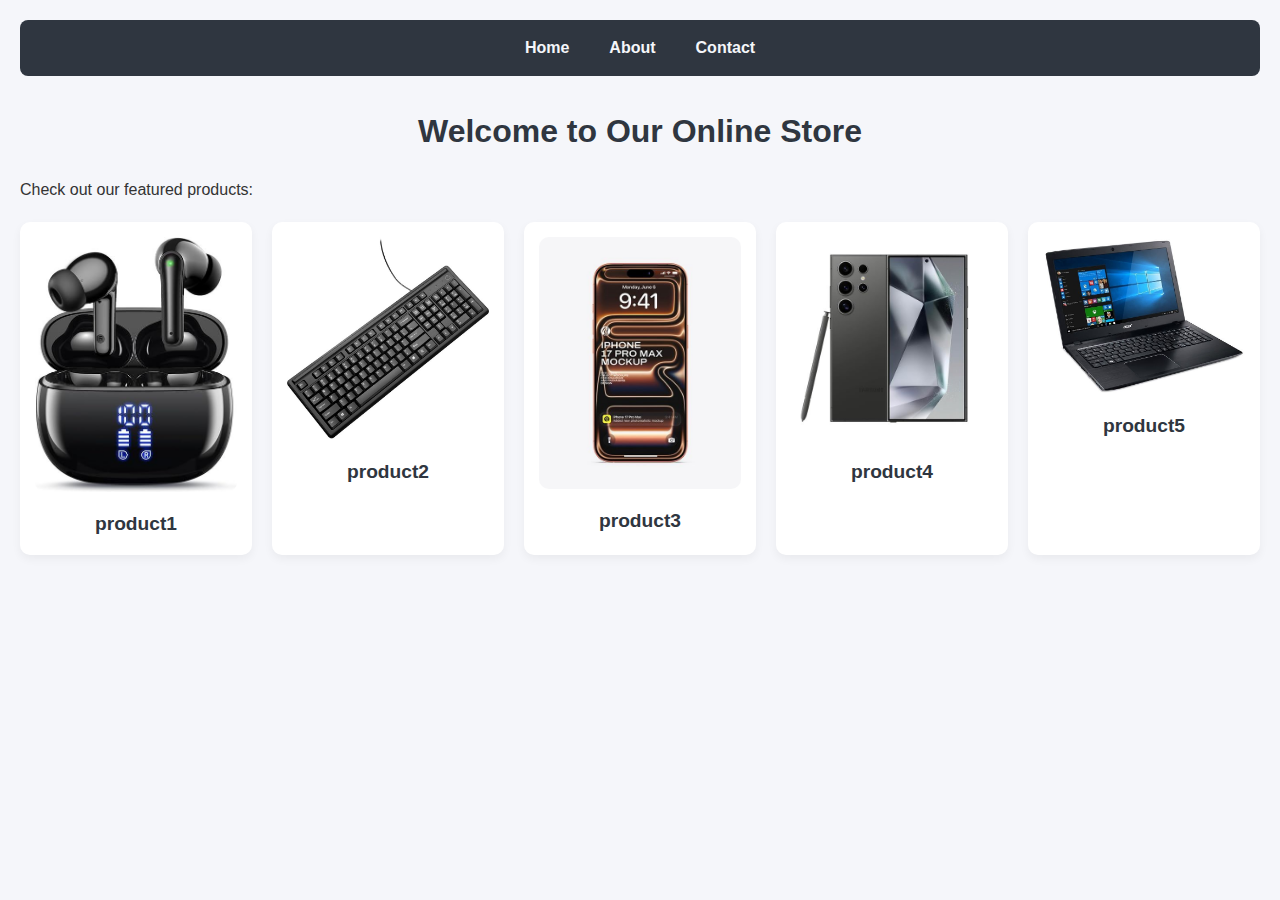
<file: index.html>
<!DOCTYPE html>
<html>
    <head>
        <link rel="stylesheet" href="style.css">
    </head>

<body>

        <div id="menu">
            <a href="index.html">Home</a>
            <a href="about.html">About</a>
            <a href="contact.html">Contact</a>
        </div>

    <h1>Welcome to Our Online Store</h1>
    <p>Check out our featured products:</p>

    <div class="products">

        <a href="product1.html">
            <img src="images/earbuds.jpg" alt="earbuds">
            <h2>product1</h2>
        </a>

        <a href="product2.html">
            <img src="images/gaming-keyboard.jpg" alt="gaming-keyboard">
            <h2>product2</h2>
        </a>

        <a href="product3.html">
            <img src="images/iphone-17.jpg" alt="iPhone">
            <h2>product3</h2>
        </a>
        <a href="product4.html">
            <img src="images/samsung front.jpg" alt="samsung">
            <h2>product4</h2>
        </a>

        <a href="product5.html">
            <img src="images/laptop-front.jpg" alt="laptop">
            <h2>product5</h2>
        </a>
    </div>

 </body>
</html>
</file>
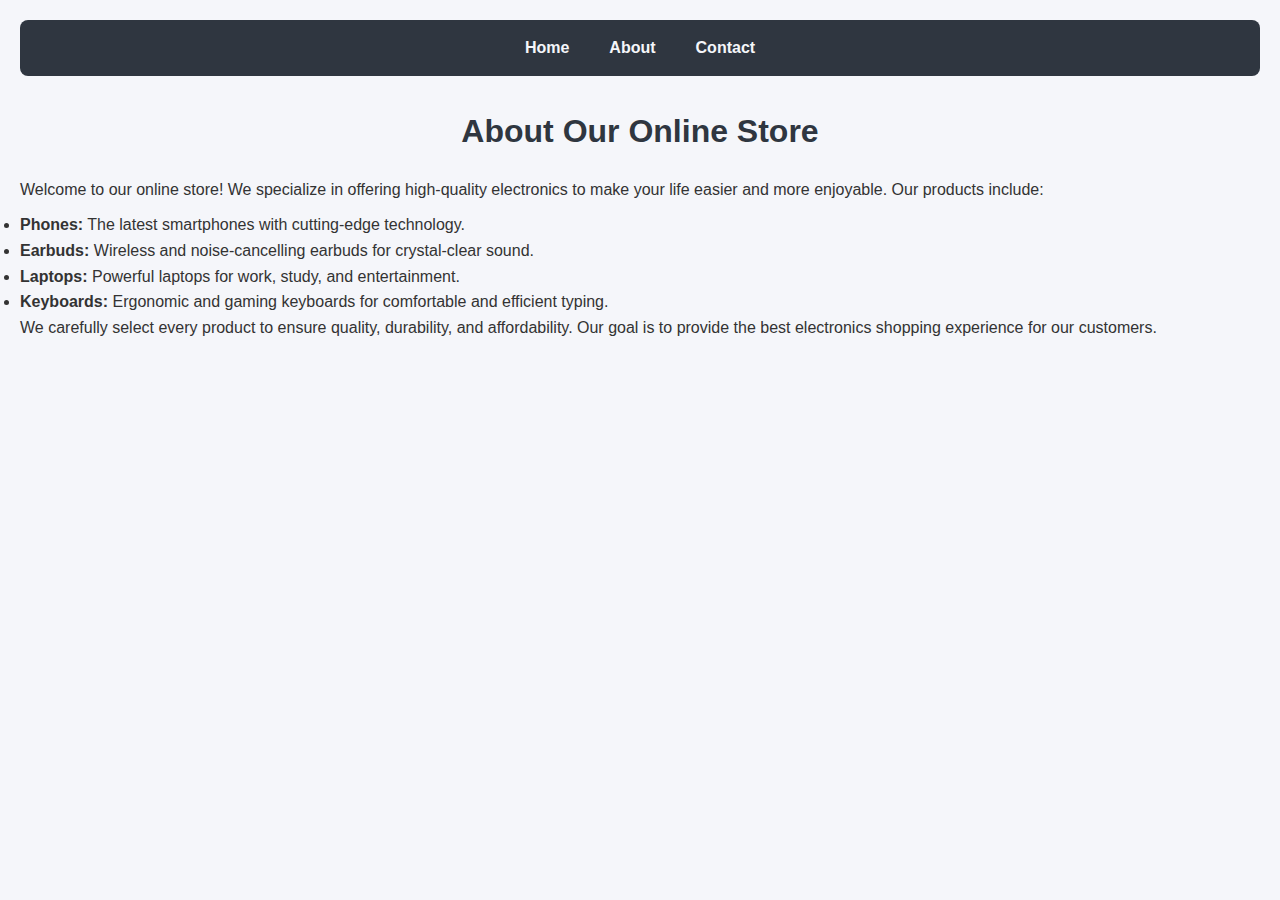
<file: about.html>
<!DOCTYPE html>
<html>
    <head>
        <link rel="stylesheet" href="style.css">
    </head>
    <body>
        <div id="menu">
            <a href="index.html">Home</a>
            <a href="about.html">About</a>
            <a href="contact.html">Contact</a>
        </div>
        <h1>About Our Online Store</h1>
<p>Welcome to our online store! We specialize in offering high-quality electronics to make your life easier and more enjoyable. Our products include:</p>
<ul>
    <li><b>Phones:</b> The latest smartphones with cutting-edge technology.</li>
    <li><b>Earbuds:</b> Wireless and noise-cancelling earbuds for crystal-clear sound.</li>
    <li><b>Laptops:</b> Powerful laptops for work, study, and entertainment.</li>
    <li><b>Keyboards:</b> Ergonomic and gaming keyboards for comfortable and efficient typing.</li>
</ul>
<p>We carefully select every product to ensure quality, durability, and affordability. Our goal is to provide the best electronics shopping experience for our customers.</p>
  </body>
</html>
</file>
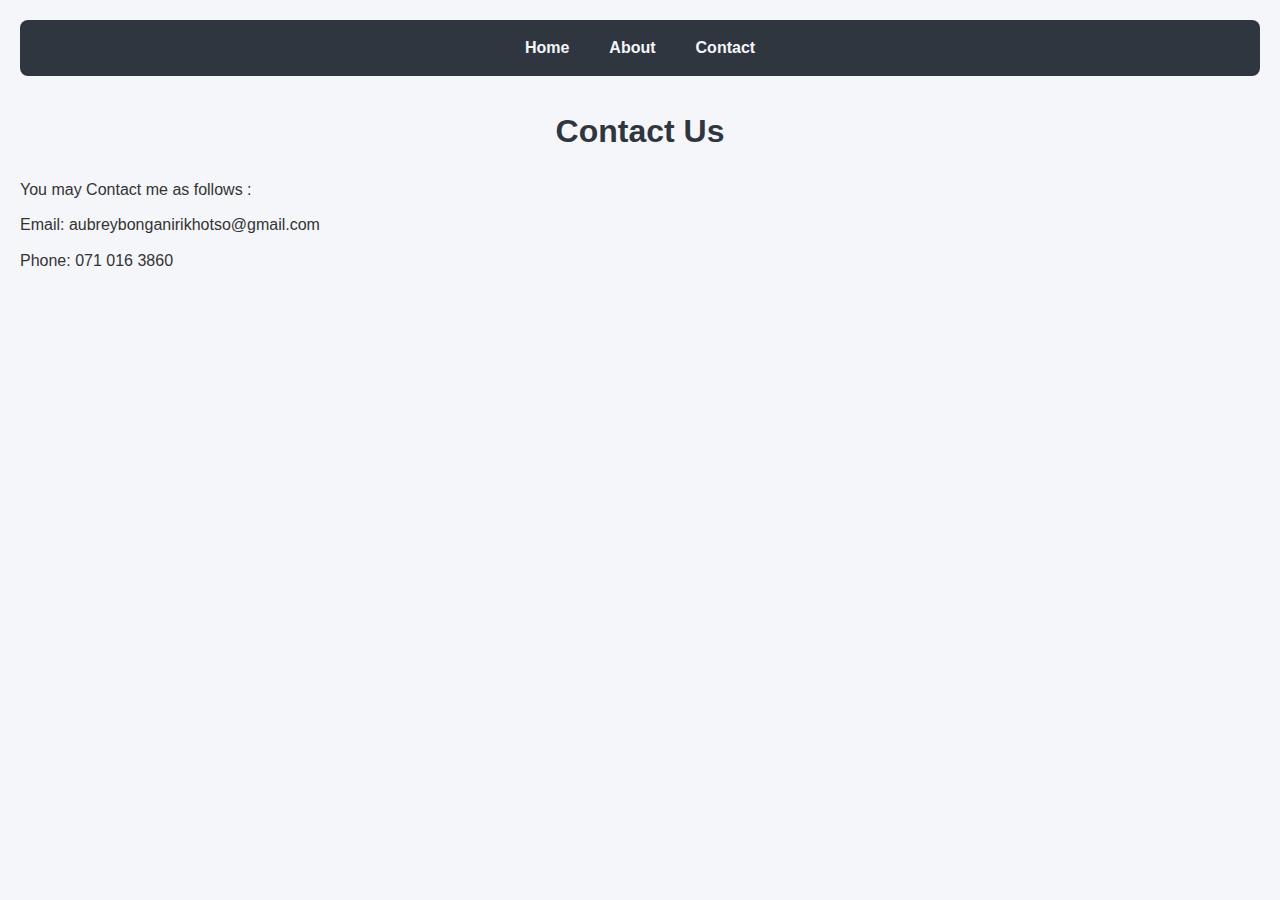
<file: contact.html>
<!DOCTYPE html>
<html>
    <head>
        <link rel="stylesheet" href="style.css">
    </head>
    <body>
    <div id="menu">
            <a href="index.html">Home</a>
            <a href="about.html">About</a>
            <a href="contact.html">Contact</a>
        </div>
 <h1>Contact Us</h1>
 
<p>You may Contact me as follows : </p>
<p>Email: aubreybonganirikhotso@gmail.com</p>
<p>Phone: 071 016 3860</p>

  </body>
</html>
</file>
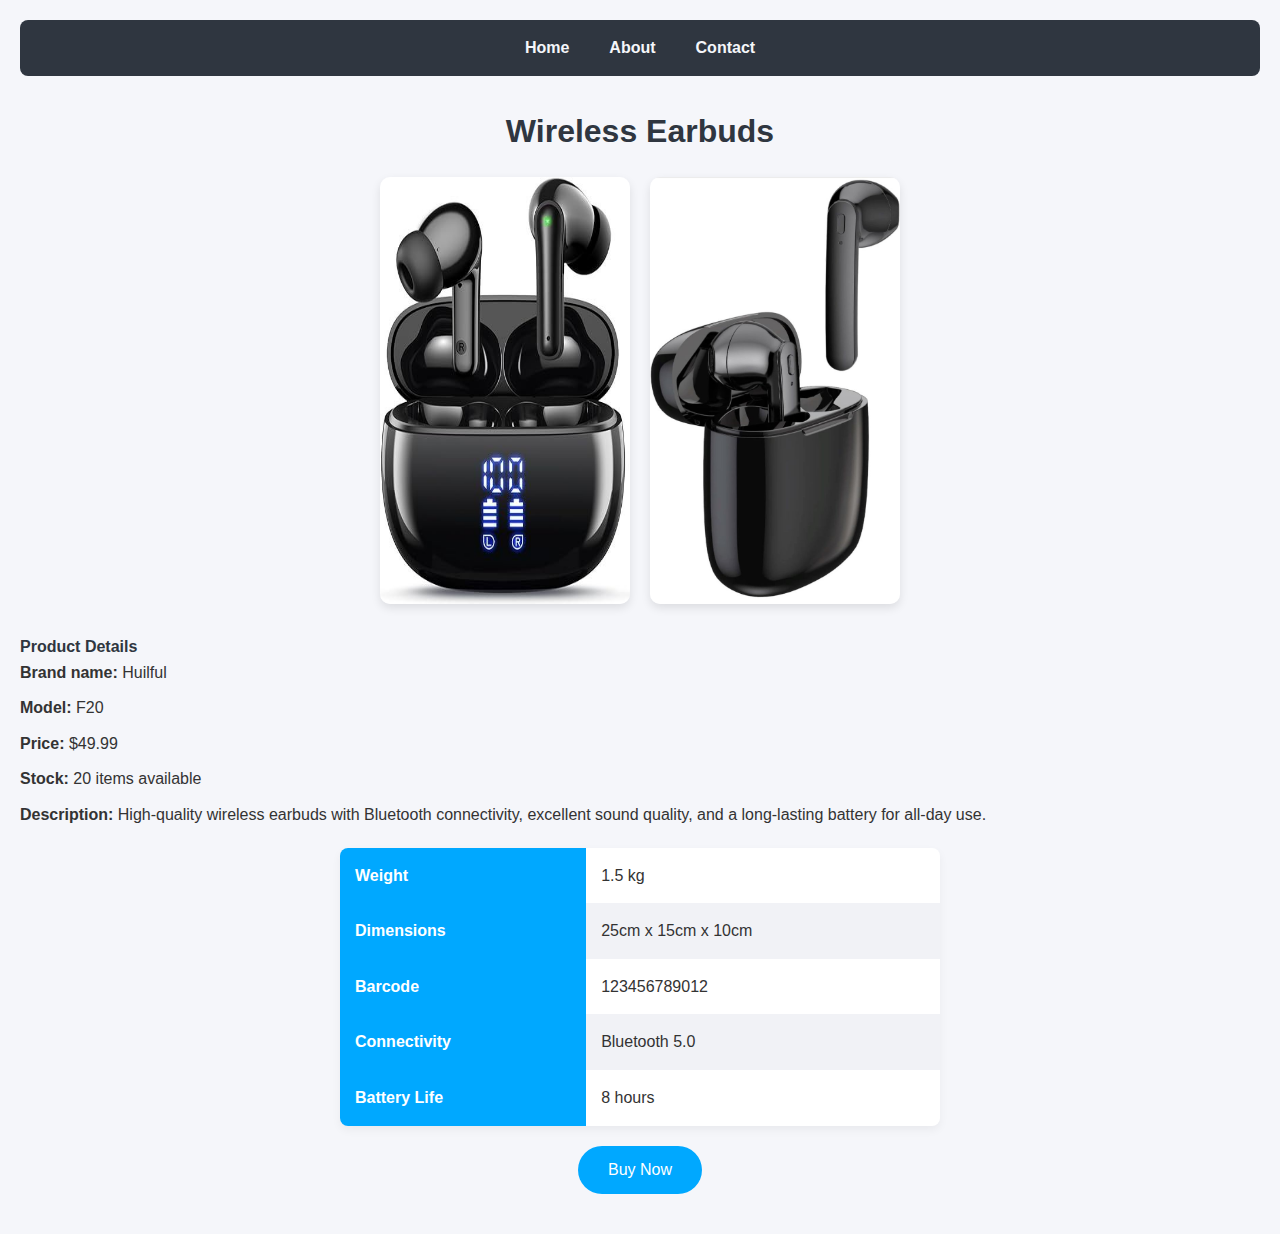
<file: product1.html>
<!DOCTYPE html>
<html>
    <head>
        <link rel="stylesheet" href="style.css">
    </head>

<body>
    
    <div id="menu">
            <a href="index.html">Home</a>
            <a href="about.html">About</a>
            <a href="contact.html">Contact</a>
        </div>

    <h1>Wireless Earbuds</h1>

    <div class="product-images">
        <img src="images/earbuds.jpg" alt="earbuds" />
        <img src="images/earbuds-side.jpg" alt="earbuds-side" />
    </div>

    <h4>Product Details</h4>
    <p><b>Brand name:</b> Huilful</p>
    <p><b>Model:</b> F20</p>
    <p><b>Price:</b> $49.99</p>
    <p><b>Stock:</b> 20 items available</p>
    <p><b>Description:</b> High-quality wireless earbuds with Bluetooth connectivity, excellent sound quality, and a long-lasting battery for all-day use.</p>

    <table>
        <tr>
            <th>Weight</th>
            <td>1.5 kg</td>
        </tr>
        <tr>
            <th>Dimensions</th>
            <td>25cm x 15cm x 10cm</td>
        </tr>
        <tr>
            <th>Barcode</th>
            <td>123456789012</td>
        </tr>
        <tr>
            <th>Connectivity</th>
            <td>Bluetooth 5.0</td>
        </tr>
        <tr>
            <th>Battery Life</th>
            <td>8 hours</td>
        </tr>
    </table>

    <button class="buy-now">Buy Now</button>

</body>
</html>
</file>
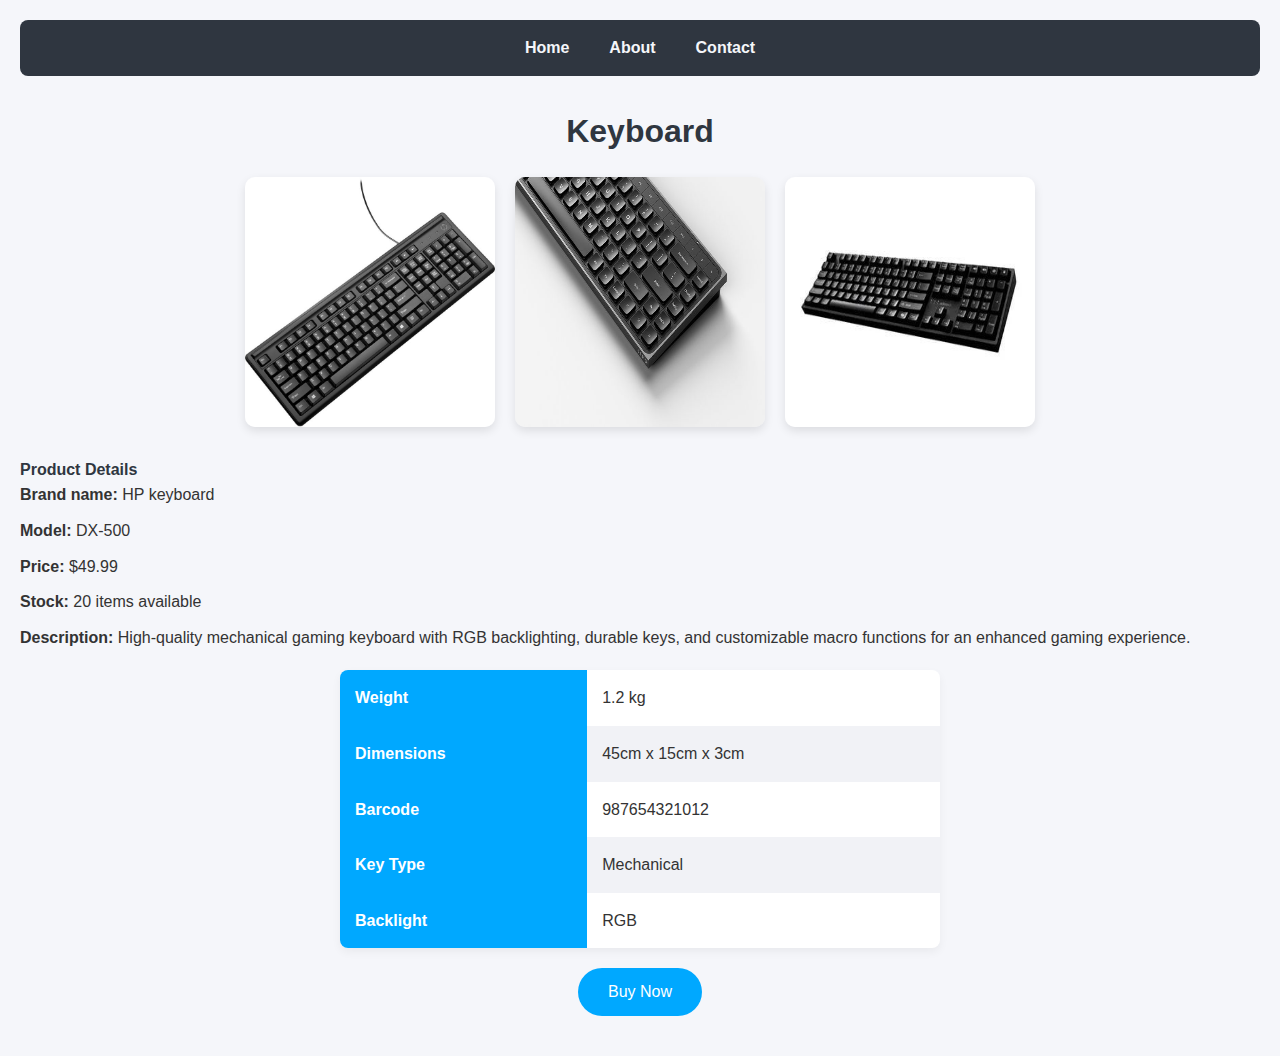
<file: product2.html>
<!DOCTYPE html>
<html>
    <head>
        <link rel="stylesheet" href="style.css">
    </head>

<body>

    <div id="menu">
            <a href="index.html">Home</a>
            <a href="about.html">About</a>
            <a href="contact.html">Contact</a>
        </div>

    <h1>Keyboard</h1>

    <div class="product-images">
        <img src="images/gaming-keyboard.jpg" alt="gaming-keyboard">
        <img src="images/keyboard-side.jpg" alt="keyboard-side">
        <img src="images/keyboard.jpg" alt="keyboard">
    </div>

     <h4> Product Details </h4>
    <p><b>Brand name:</b> HP keyboard</p>
    <p><b>Model:</b> DX-500</p>
    <p><b>Price:</b> $49.99</p>
    <p><b>Stock:</b> 20 items available</p>
    <p><b>Description:</b> High-quality mechanical gaming keyboard with RGB backlighting, durable keys, and customizable macro functions for an enhanced gaming experience.</p>

    <table>
        <tr>
            <th>Weight</th>
            <td>1.2 kg</td>
        </tr>
        <tr>
            <th>Dimensions</th>
            <td>45cm x 15cm x 3cm</td>
        </tr>
        <tr>
            <th>Barcode</th>
            <td>987654321012</td>
        </tr>
        <tr>
            <th>Key Type</th>
            <td>Mechanical</td>
        </tr>
        <tr>
            <th>Backlight</th>
            <td>RGB</td>
        </tr>
    </table>

    <button class="buy-now">Buy Now</button>
</body>
</html>
</file>
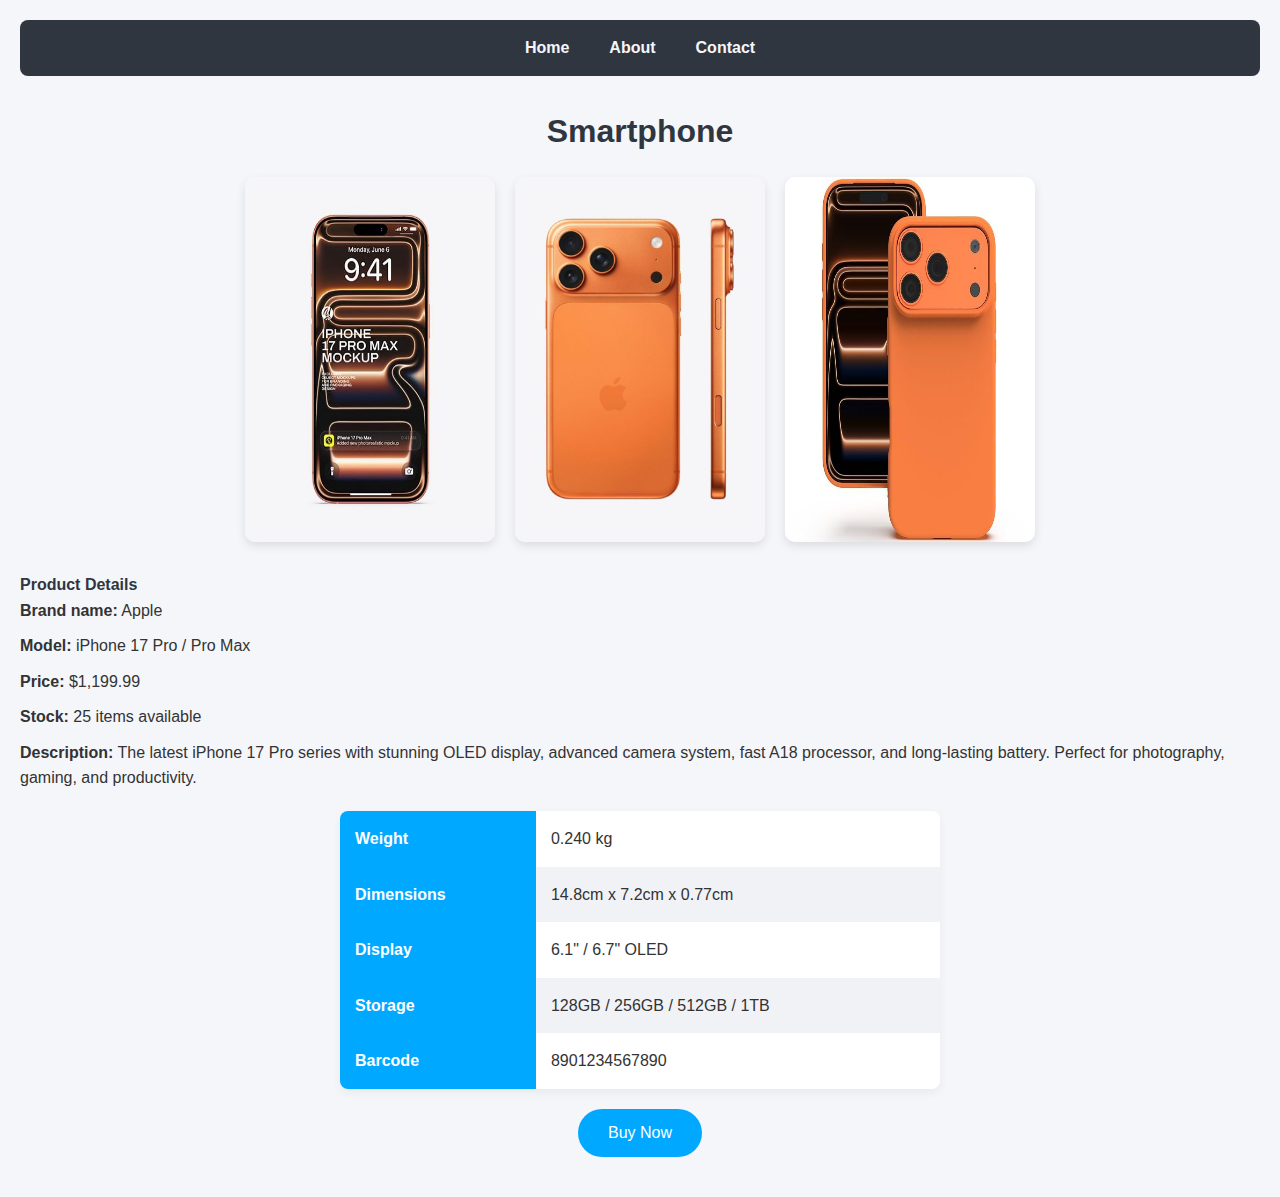
<file: product3.html>
<!DOCTYPE html>
<html>
    <head>
        <link rel="stylesheet" href="style.css">
    </head>

<body>
    
    <div id="menu">
            <a href="index.html">Home</a>
            <a href="about.html">About</a>
            <a href="contact.html">Contact</a>
        </div>

    <h1>Smartphone</h1>

    <div class="product-images">
        <img src="images/iphone-17.jpg"  alt="iphone-17">
        <img src="images/iphone-side.jpg" alt="iphone-side">
        <img src="images/iphone-back.jpg" alt="iphone-back">
    </div>

     <h4> Product Details </h4>
    <p><b>Brand name:</b> Apple</p>
    <p><b>Model:</b> iPhone 17 Pro / Pro Max</p>
    <p><b>Price:</b> $1,199.99</p>
    <p><b>Stock:</b> 25 items available</p>
    <p><b>Description:</b> The latest iPhone 17 Pro series with stunning OLED display, advanced camera system, fast A18 processor, and long-lasting battery. Perfect for photography, gaming, and productivity.</p>

    <table>
        <tr>
            <th>Weight</th>
            <td>0.240 kg</td>
        </tr>
        <tr>
            <th>Dimensions</th>
            <td>14.8cm x 7.2cm x 0.77cm</td>
        </tr>
        <tr>
            <th>Display</th>
            <td>6.1" / 6.7" OLED</td>
        </tr>
        <tr>
            <th>Storage</th>
            <td>128GB / 256GB / 512GB / 1TB</td>
        </tr>
        <tr>
            <th>Barcode</th>
            <td>8901234567890</td>
        </tr>
    </table>

    <button class="buy-now">Buy Now</button>
</body>
</html>
</file>
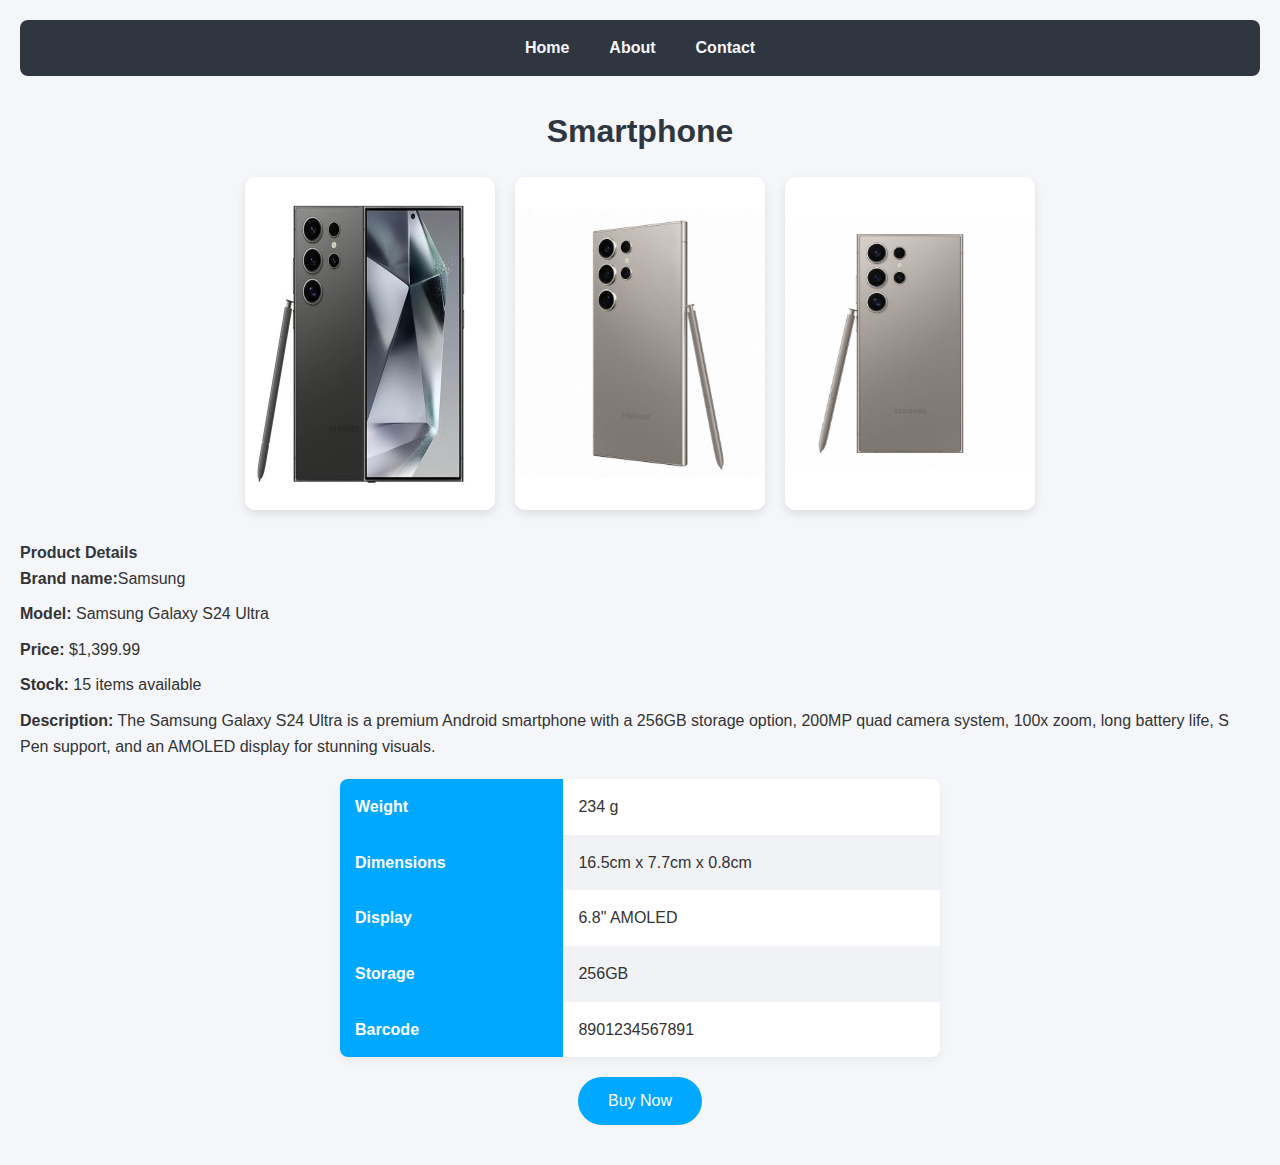
<file: product4.html>
<!DOCTYPE html>
<html>
    <head>
        <link rel="stylesheet" href="style.css">
    </head>

<body>
    
    <div id="menu">
            <a href="index.html">Home</a>
            <a href="about.html">About</a>
            <a href="contact.html">Contact</a>
        </div>

    <h1>Smartphone</h1>

    <div class="product-images">
        <img src="images/samsung front.jpg" alt="samsung">
        <img src="images/samsung side.jpg" alt="samsung">
        <img src="images/samsung b.jpg" alt="samsung">
    </div>

    <h4> Product Details </h4>
    <p><b>Brand name:</b>Samsung </p>
    <p><b>Model:</b> Samsung Galaxy S24 Ultra</p>
    <p><b>Price:</b> $1,399.99</p>
    <p><b>Stock:</b> 15 items available</p>
    <p><b>Description:</b> The Samsung Galaxy S24 Ultra is a premium Android smartphone with a 256GB storage option, 200MP quad camera system, 100x zoom, long battery life, S Pen support, and an AMOLED display for stunning visuals.</p>

    <table>
        <tr>
            <th>Weight</th>
            <td>234 g</td>
        </tr>
        <tr>
            <th>Dimensions</th>
            <td>16.5cm x 7.7cm x 0.8cm</td>
        </tr>
        <tr>
            <th>Display</th>
            <td>6.8" AMOLED</td>
        </tr>
        <tr>
            <th>Storage</th>
            <td>256GB</td>
        </tr>
        <tr>
            <th>Barcode</th>
            <td>8901234567891</td>
        </tr>
     </table>

    <button class="buy-now">Buy Now</button>
</body>
</html>
</file>
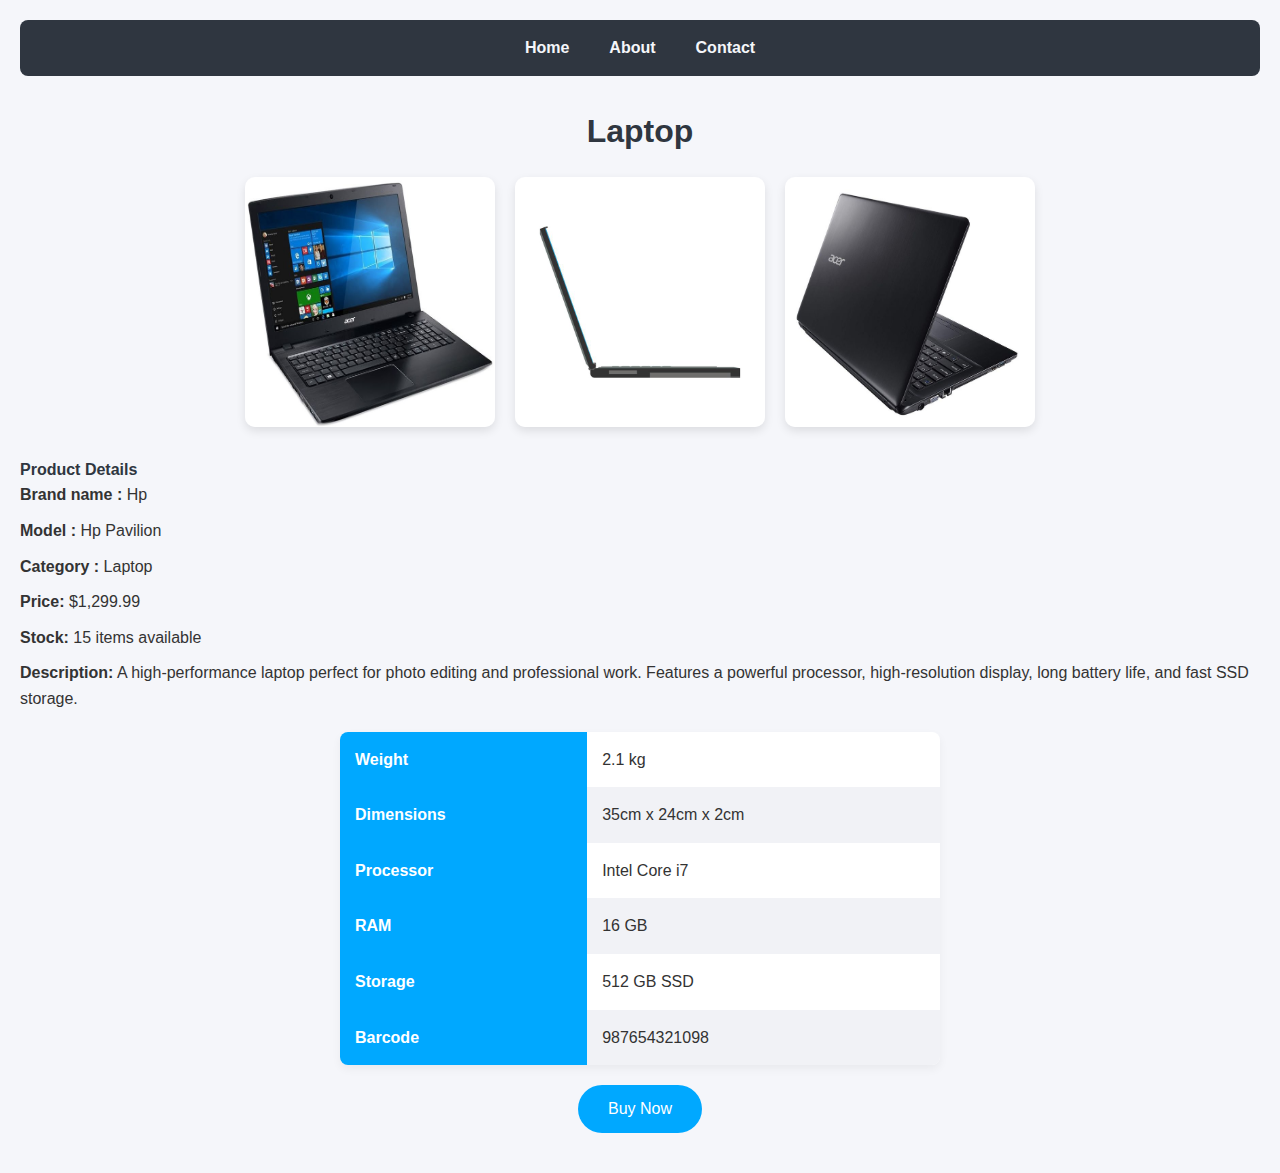
<file: product5.html>
<!DOCTYPE html>
<html>
    <head>
        <link rel="stylesheet" href="style.css">
    </head>

<body>

     <div id="menu">
            <a href="index.html">Home</a>
            <a href="about.html">About</a>
            <a href="contact.html">Contact</a>
        </div>

    <h1>Laptop</h1>

    <div class="product-images">
        <img src="images/laptop-front.jpg" alt="laptop-front">
        <img src="images/laptop-side.jpg" alt="laptop-side">
        <img src="images/laptop-back.jpg" alt="laptop-back">
    </div>

    <h4> Product Details </h4>
    <p><b>Brand name :</b> Hp</p>
    <p><b>Model : </b>Hp Pavilion</p>
    <p><b>Category : </b>Laptop</p>
    <p><b>Price:</b> $1,299.99</p>
    <p><b>Stock:</b> 15 items available</p>
    <p><b>Description:</b> A high-performance laptop perfect for photo editing and professional work. Features a powerful processor, high-resolution display, long battery life, and fast SSD storage.</p>

    <table>
        <tr>
            <th>Weight</th>
            <td>2.1 kg</td>
        </tr>
        <tr>
            <th>Dimensions</th>
            <td>35cm x 24cm x 2cm</td>
        </tr>
        <tr>
            <th>Processor</th>
            <td>Intel Core i7</td>
        </tr>
        <tr>
            <th>RAM</th>
            <td>16 GB</td>
        </tr>
        <tr>
            <th>Storage</th>
            <td>512 GB SSD</td>
        </tr>
        <tr>
            <th>Barcode</th>
            <td>987654321098</td>
        </tr>
    </table>

    <button class="buy-now">Buy Now</button>
</body>
</html>
</file>
<file: style.css>
* {
    margin: 0;
    padding: 0;
    box-sizing: border-box;
    font-family: 'Segoe UI', Tahoma, Geneva, Verdana, sans-serif;
}

body {
    background-color: #f5f6fa;
    color: #333;
    line-height: 1.6;
    padding: 20px;
}

#menu {
    display: flex;
    justify-content: center;
    background-color: #2f3640;
    padding: 15px 0;
    border-radius: 8px;
    margin-bottom: 30px;
}

#menu a {
    color: #f5f6fa;
    text-decoration: none;
    margin: 0 20px;
    font-weight: bold;
    transition: color 0.3s ease, transform 0.2s ease;
}

#menu a:hover {
    color: #00a8ff;
    transform: scale(1.1);
}

h1 {
    text-align: center;
    margin-bottom: 20px;
    color: #2f3640;
}

h2 {
    text-align: center;
    margin-top: 10px;
    font-size: 1.2rem;
}

h4 {
    margin-top: 30px;
    color: #2f3640;
}

.product-images {
    display: flex;
    justify-content: center;
    gap: 20px;
    flex-wrap: wrap;
    margin-bottom: 20px;
}

.product-images img {
    width: 250px;
    height: auto;
    border-radius: 10px;
    box-shadow: 0 4px 10px rgba(0,0,0,0.1);
    transition: transform 0.3s ease;
}

.product-images img:hover {
    transform: scale(1.05);
}

p {
    margin-bottom: 10px;
    font-size: 1rem;
}

table {
    width: 100%;
    max-width: 600px;
    margin: 20px auto;
    border-collapse: collapse;
    background-color: #fff;
    border-radius: 8px;
    overflow: hidden;
    box-shadow: 0 4px 10px rgba(0,0,0,0.05);
}

th, td {
    padding: 15px;
    text-align: left;
}

th {
    background-color: #00a8ff;
    color: #fff;
}

tr:nth-child(even) {
    background-color: #f1f2f6;
}

button.buy-now {
    display: block;
    margin: 20px auto;
    padding: 15px 30px;
    background-color: #00a8ff;
    color: #fff;
    border: none;
    border-radius: 50px;
    font-size: 1rem;
    cursor: pointer;
    transition: background-color 0.3s ease, transform 0.2s ease;
}

button.buy-now:hover {
    background-color: #00e660;
    transform: scale(1.05);
}

.products {
    display: grid;
    grid-template-columns: repeat(auto-fit, minmax(180px, 1fr));
    gap: 20px;
    margin-top: 20px;
}

.products a {
    display: block;
    background-color: #fff;
    padding: 15px;
    border-radius: 10px;
    text-align: center;
    color: #2f3640;
    text-decoration: none;
    box-shadow: 0 4px 10px rgba(0,0,0,0.05);
    transition: transform 0.3s ease, box-shadow 0.3s ease;
}

.products a:hover {
    transform: translateY(-5px);
    box-shadow: 0 8px 20px rgba(0,0,0,0.1);
}

.products img {
    width: 100%;
    height: auto;
    border-radius: 10px;
}

a {
    color: #00a8ff;
    text-decoration: none;
}

a:hover {
    text-decoration: underline;
}

@media screen and (max-width: 600px) {
    #menu {
        flex-direction: column;
    }
    .product-images {
        flex-direction: column;
        align-items: center;
    }
    table {
        width: 100%;
    }
}
</file>
